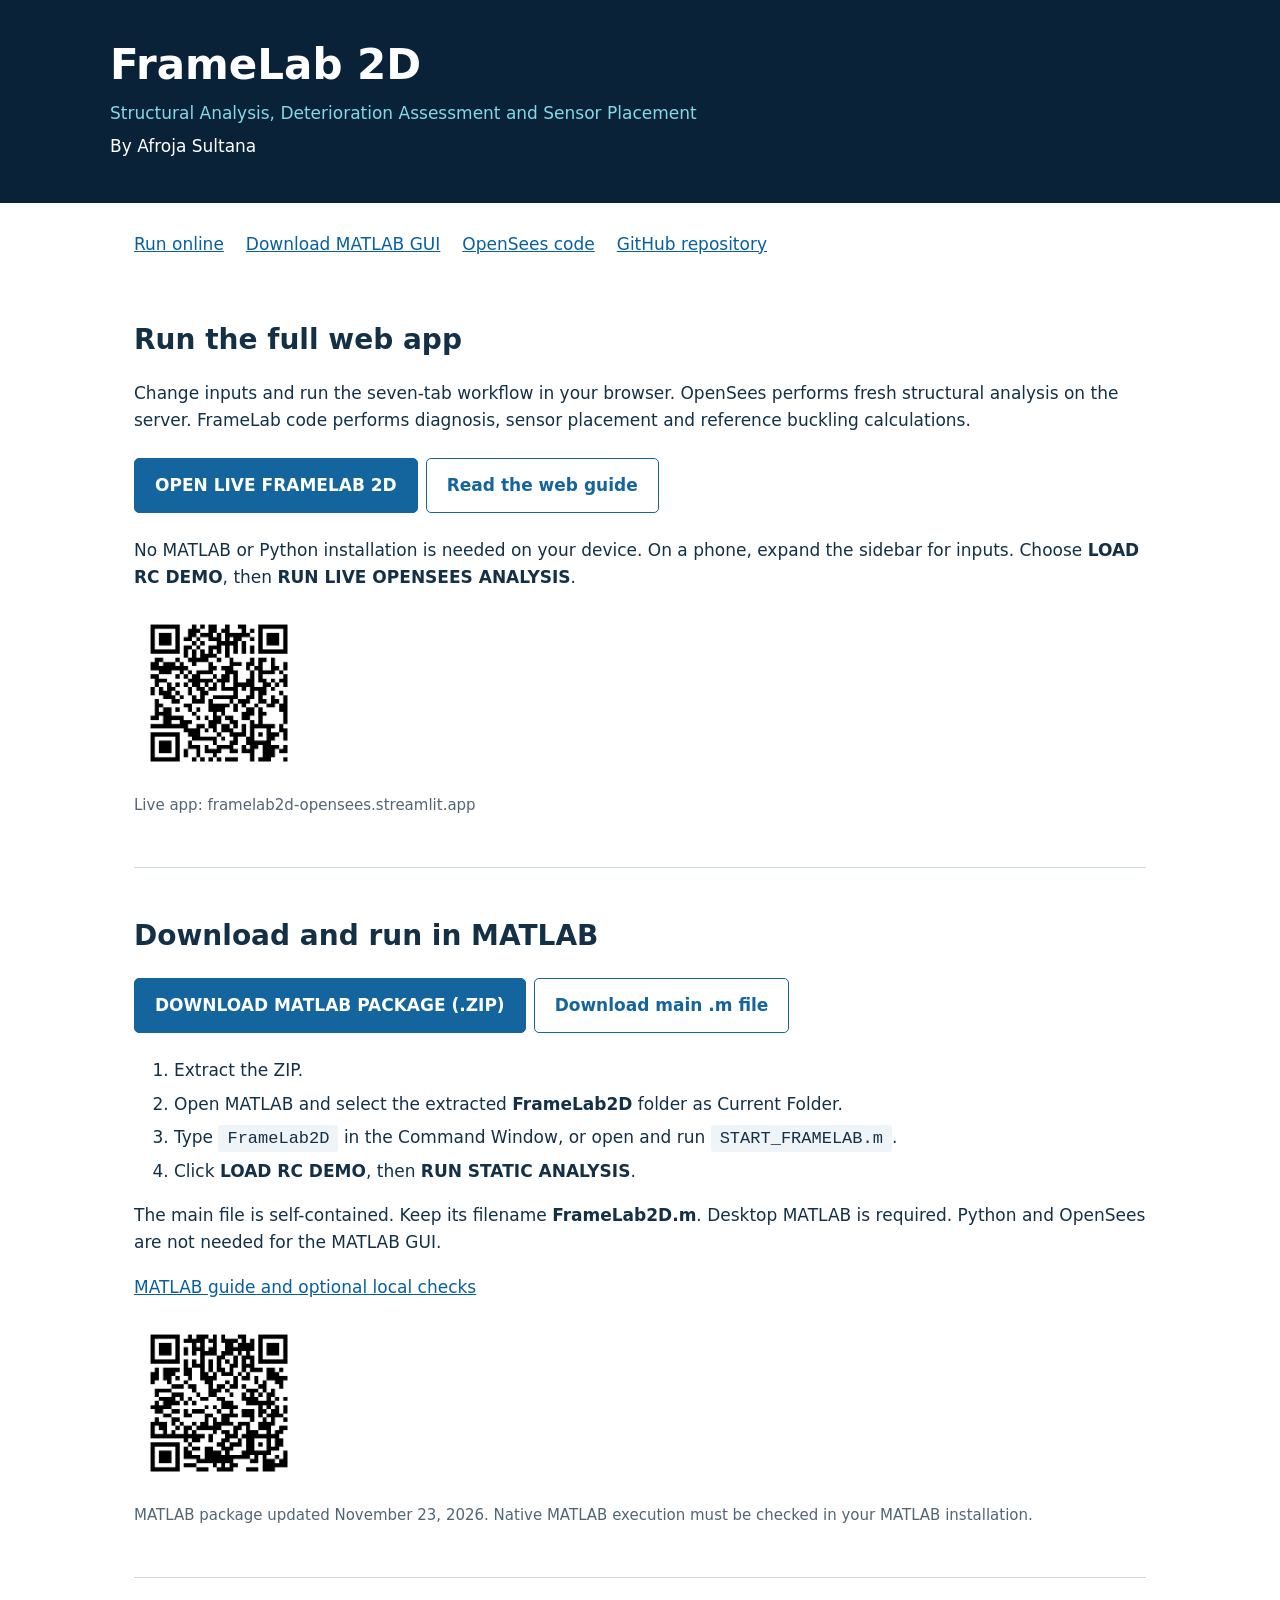
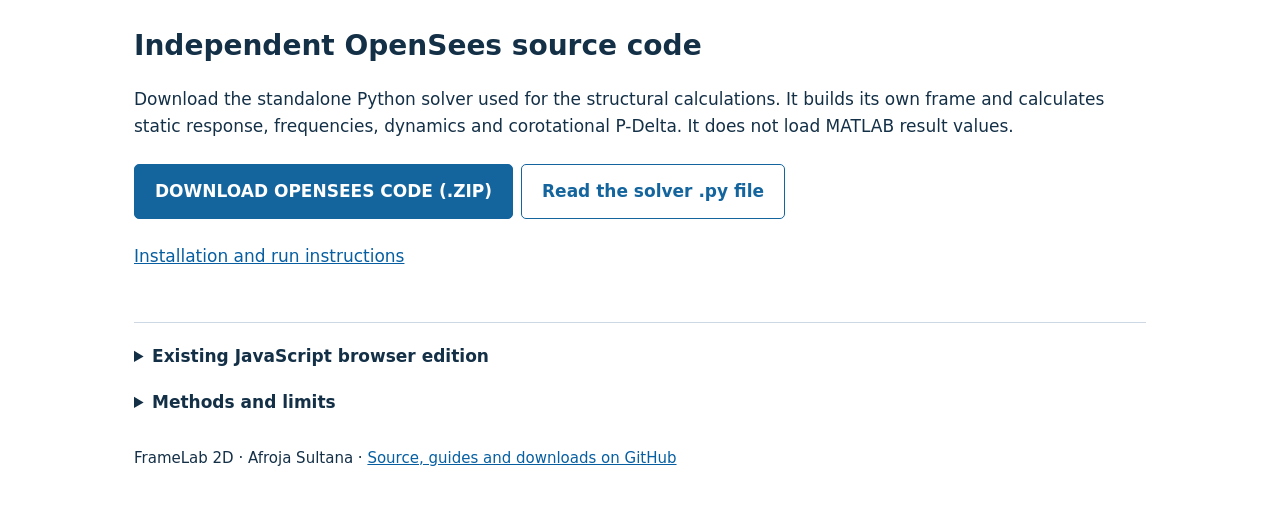
<file: index.html>
<!doctype html>
<html lang="en"><head><meta charset="utf-8"><meta name="viewport" content="width=device-width,initial-scale=1"><title>FrameLab 2D | Download and Run</title><style>
:root{color-scheme:light}*{box-sizing:border-box}body{margin:0;font:17px/1.6 system-ui,-apple-system,sans-serif;color:#143047;background:#fff}header{background:#0a2238;color:white;padding:42px max(24px,calc((100vw - 1060px)/2))}h1{font-size:42px;line-height:1.1;margin:0 0 12px}header p{color:#83d9e7;margin:6px 0}main{max-width:1060px;margin:auto;padding:28px 24px}nav{display:flex;gap:22px;flex-wrap:wrap;margin-bottom:34px}a{color:#075fa1}section{padding:14px 0 35px;border-bottom:1px solid #ccd8e3;margin-bottom:20px;scroll-margin-top:20px}h2{font-size:28px;margin:12px 0}.button{display:inline-block;border:1px solid #14659e;background:#14659e;color:#fff;text-decoration:none;border-radius:5px;padding:13px 20px;margin:7px 8px 7px 0;font-weight:650}.secondary{background:#fff;color:#14659e}.qr{width:170px;max-width:60vw;height:auto;display:block;margin:14px 0}code{background:#eff4f8;padding:4px 9px;border-radius:3px}li{margin:6px 0}.muted{color:#536575;font-size:15px}footer{margin:30px 0;font-size:15px}details{margin:18px 0}summary{cursor:pointer;font-weight:650} @media(max-width:600px){h1{font-size:34px}header{padding:30px 22px}.button{display:block;text-align:center;margin-right:0}main{padding:22px}h2{font-size:25px}}
</style></head><body><header><h1>FrameLab 2D</h1><p>Structural Analysis, Deterioration Assessment and Sensor Placement</p><div>By Afroja Sultana</div></header><main>
<nav><a href="#web">Run online</a><a href="#matlab">Download MATLAB GUI</a><a href="#opensees">OpenSees code</a><a href="https://github.com/afroja29/FrameLab2D">GitHub repository</a></nav>
<section id="web"><h2>Run the full web app</h2><p>Change inputs and run the seven-tab workflow in your browser. OpenSees performs fresh structural analysis on the server. FrameLab code performs diagnosis, sensor placement and reference buckling calculations.</p><a class="button" href="https://framelab2d-opensees.streamlit.app/">OPEN LIVE FRAMELAB 2D</a><a class="button secondary" href="https://github.com/afroja29/FrameLab2D/blob/main/README_OPENSEES.md">Read the web guide</a><p>No MATLAB or Python installation is needed on your device. On a phone, expand the sidebar for inputs. Choose <strong>LOAD RC DEMO</strong>, then <strong>RUN LIVE OPENSEES ANALYSIS</strong>.</p><a href="FrameLab2D_Live_Web_QR.png"><img class="qr" src="FrameLab2D_Live_Web_QR.png" alt="QR code for the live seven-tab web app"></a><p class="muted">Live app: framelab2d-opensees.streamlit.app</p></section>
<section id="matlab"><h2>Download and run in MATLAB</h2><a class="button" href="https://github.com/afroja29/FrameLab2D/raw/refs/heads/main/FrameLab2D_Full_Package.zip">DOWNLOAD MATLAB PACKAGE (.ZIP)</a><a class="button secondary" href="https://github.com/afroja29/FrameLab2D/raw/refs/heads/main/FrameLab2D.m">Download main .m file</a><ol><li>Extract the ZIP.</li><li>Open MATLAB and select the extracted <strong>FrameLab2D</strong> folder as Current Folder.</li><li>Type <code>FrameLab2D</code> in the Command Window, or open and run <code>START_FRAMELAB.m</code>.</li><li>Click <strong>LOAD RC DEMO</strong>, then <strong>RUN STATIC ANALYSIS</strong>.</li></ol><p>The main file is self-contained. Keep its filename <strong>FrameLab2D.m</strong>. Desktop MATLAB is required. Python and OpenSees are not needed for the MATLAB GUI.</p><p><a href="https://github.com/afroja29/FrameLab2D/blob/main/README_MATLAB.md">MATLAB guide and optional local checks</a></p><a href="FrameLab2D_MATLAB_Download_QR.png"><img class="qr" src="FrameLab2D_MATLAB_Download_QR.png" alt="QR code for the MATLAB download section"></a><p class="muted">MATLAB package updated November 23, 2026. Native MATLAB execution must be checked in your MATLAB installation.</p></section>
<section id="opensees"><h2>Independent OpenSees source code</h2><p>Download the standalone Python solver used for the structural calculations. It builds its own frame and calculates static response, frequencies, dynamics and corotational P-Delta. It does not load MATLAB result values.</p><a class="button" href="https://github.com/afroja29/FrameLab2D/raw/refs/heads/main/FrameLab2D_OpenSees_Code.zip">DOWNLOAD OPENSEES CODE (.ZIP)</a><a class="button secondary" href="https://github.com/afroja29/FrameLab2D/blob/main/FrameLab2D_OpenSees.py">Read the solver .py file</a><p><a href="https://github.com/afroja29/FrameLab2D/blob/main/README_OPENSEES_CODE.md">Installation and run instructions</a></p></section>
<details><summary>Existing JavaScript browser edition</summary><p><a href="web/">Open the existing offline-capable browser edition</a>. This edition calculates locally in JavaScript and does not use OpenSees. The primary live OpenSees app is linked above.</p></details>
<details><summary>Methods and limits</summary><p>Seven areas: frame analysis, sensor network, damage diagnosis, dynamics, sensor placement, P-Delta/reference buckling and exposure scenarios. Every response uses the active healthy or deteriorated stiffness. Exposure losses are assumptions. The live app supports up to 4 stories and 3 bays. The model omits yielding, cracking, bond slip and corrosion progression. Sensor scores and buckling factors use custom calculations around structural responses.</p></details>
<footer>FrameLab 2D · Afroja Sultana · <a href="https://github.com/afroja29/FrameLab2D">Source, guides and downloads on GitHub</a></footer>
</main></body></html>
</file>
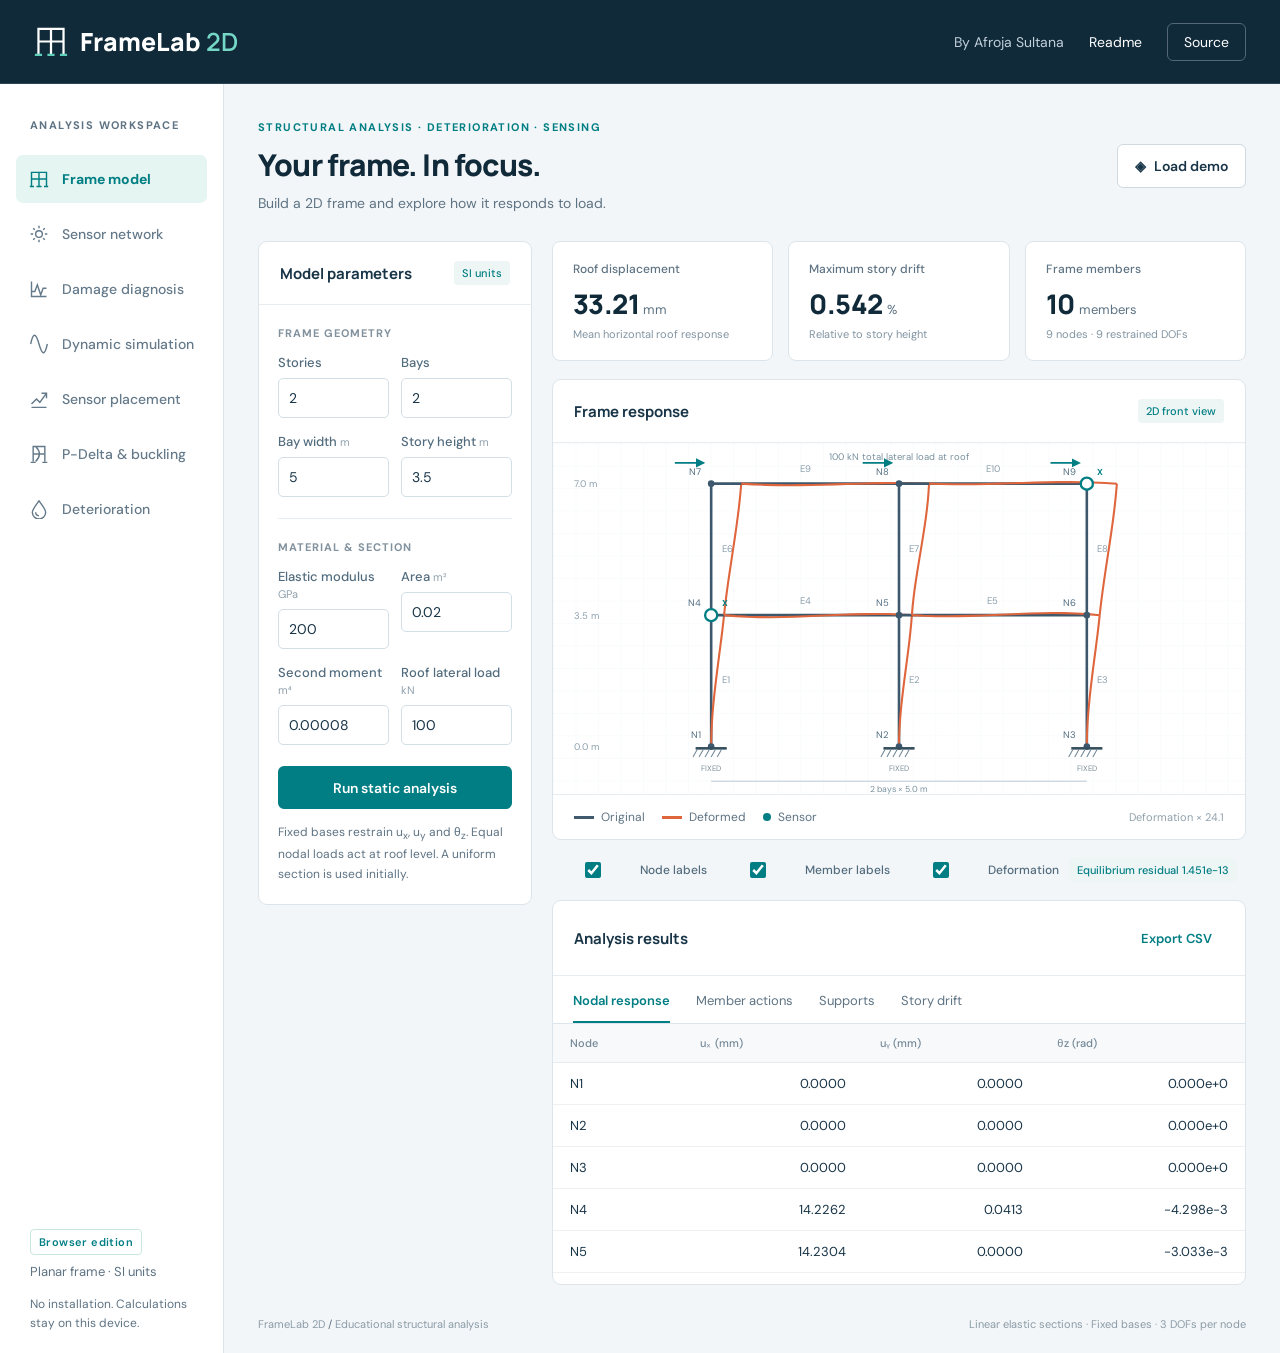
<file: web/index.html>
<!doctype html><html lang="en"><head><meta charset="utf-8"><meta name="viewport" content="width=device-width, initial-scale=1"><meta name="description" content="FrameLab 2D by Afroja Sultana. Explore planar frame analysis, deterioration assessment and sensor placement directly in your browser."><title>FrameLab 2D | Structural Analysis</title><link rel="stylesheet" href="styles.css?v=web-1-2"><script defer src="solver.js?v=web-1-2"></script><script defer src="app.js?v=web-1-2"></script></head><body>
<header class="header"><a class="brand" href="index.html" aria-label="FrameLab 2D home"><svg viewBox="0 0 38 40" aria-hidden="true"><path d="M5 34V6h28v28M5 20h28M19 6v28"/><path class="accent" d="M1 35h8m6 0h8m6 0h8"/></svg><span>FrameLab <b>2D</b></span></a><div class="header-right"><span class="byline">By Afroja Sultana</span><a class="text-link" href="readme.html" target="_blank" rel="noopener">Readme</a><a class="github" href="https://github.com/afroja29/FrameLab2D" target="_blank" rel="noopener">Source</a></div></header>
<div class="app-shell"><aside class="sidebar"><div class="eyebrow">ANALYSIS WORKSPACE</div><nav aria-label="Analysis modules" id="navigation"></nav><div class="sidebar-bottom"><span class="browser-badge">Browser edition</span><p>Planar frame · SI units</p><p class="caption">No installation. Calculations stay on this device.</p></div></aside>
<main><div class="page-heading"><div><div class="eyebrow teal">STRUCTURAL ANALYSIS · DETERIORATION · SENSING</div><h1 id="page-title">Your frame. In focus.</h1><p id="page-description">Build a 2D frame and explore how it responds to load.</p></div><button class="button secondary" id="demo-button"><span aria-hidden="true">◈</span> Load demo</button></div>
<div id="alert" role="status" aria-live="polite"></div><div id="workspace"></div>
<footer><span>FrameLab 2D <span class="muted">/</span> Educational structural analysis</span><span>Linear elastic sections · Fixed bases · 3 DOFs per node</span></footer></main></div>
<div class="toast" id="toast" role="status" aria-live="polite"></div>
</body></html>
</file>
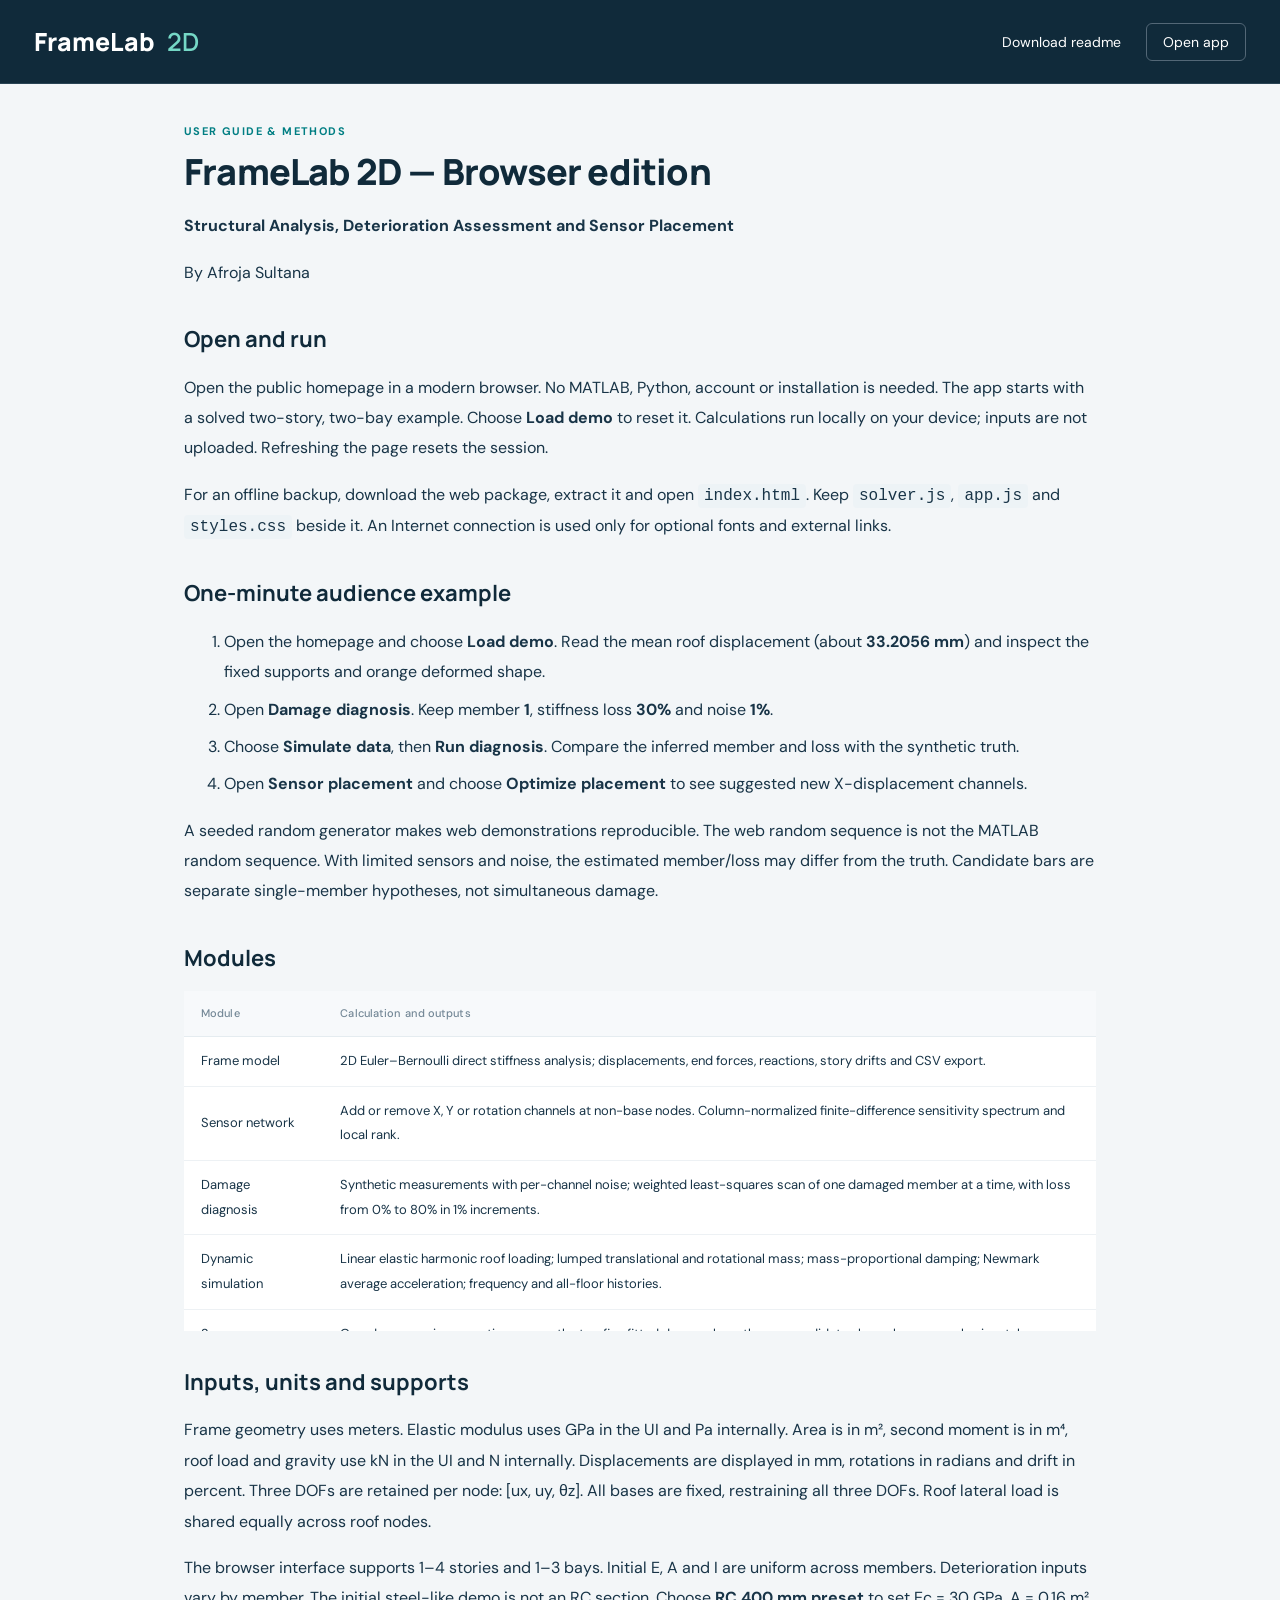
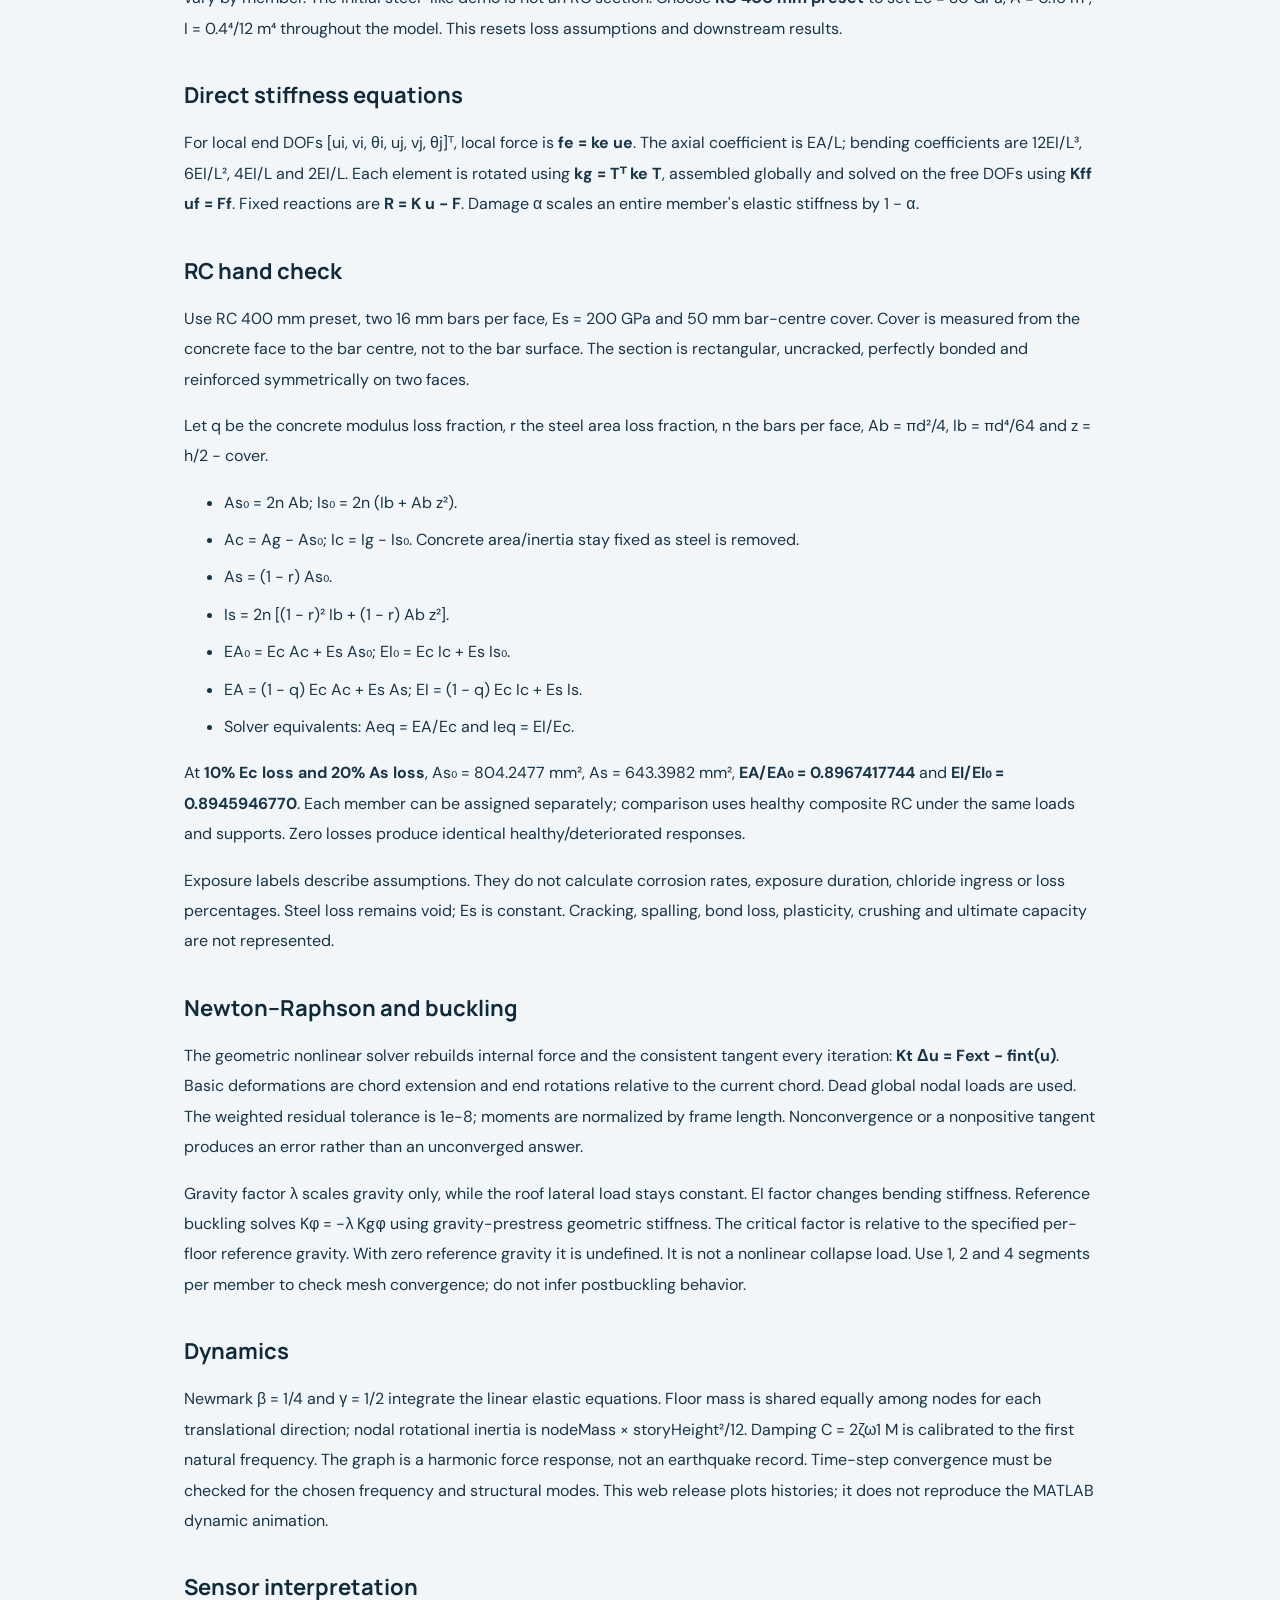
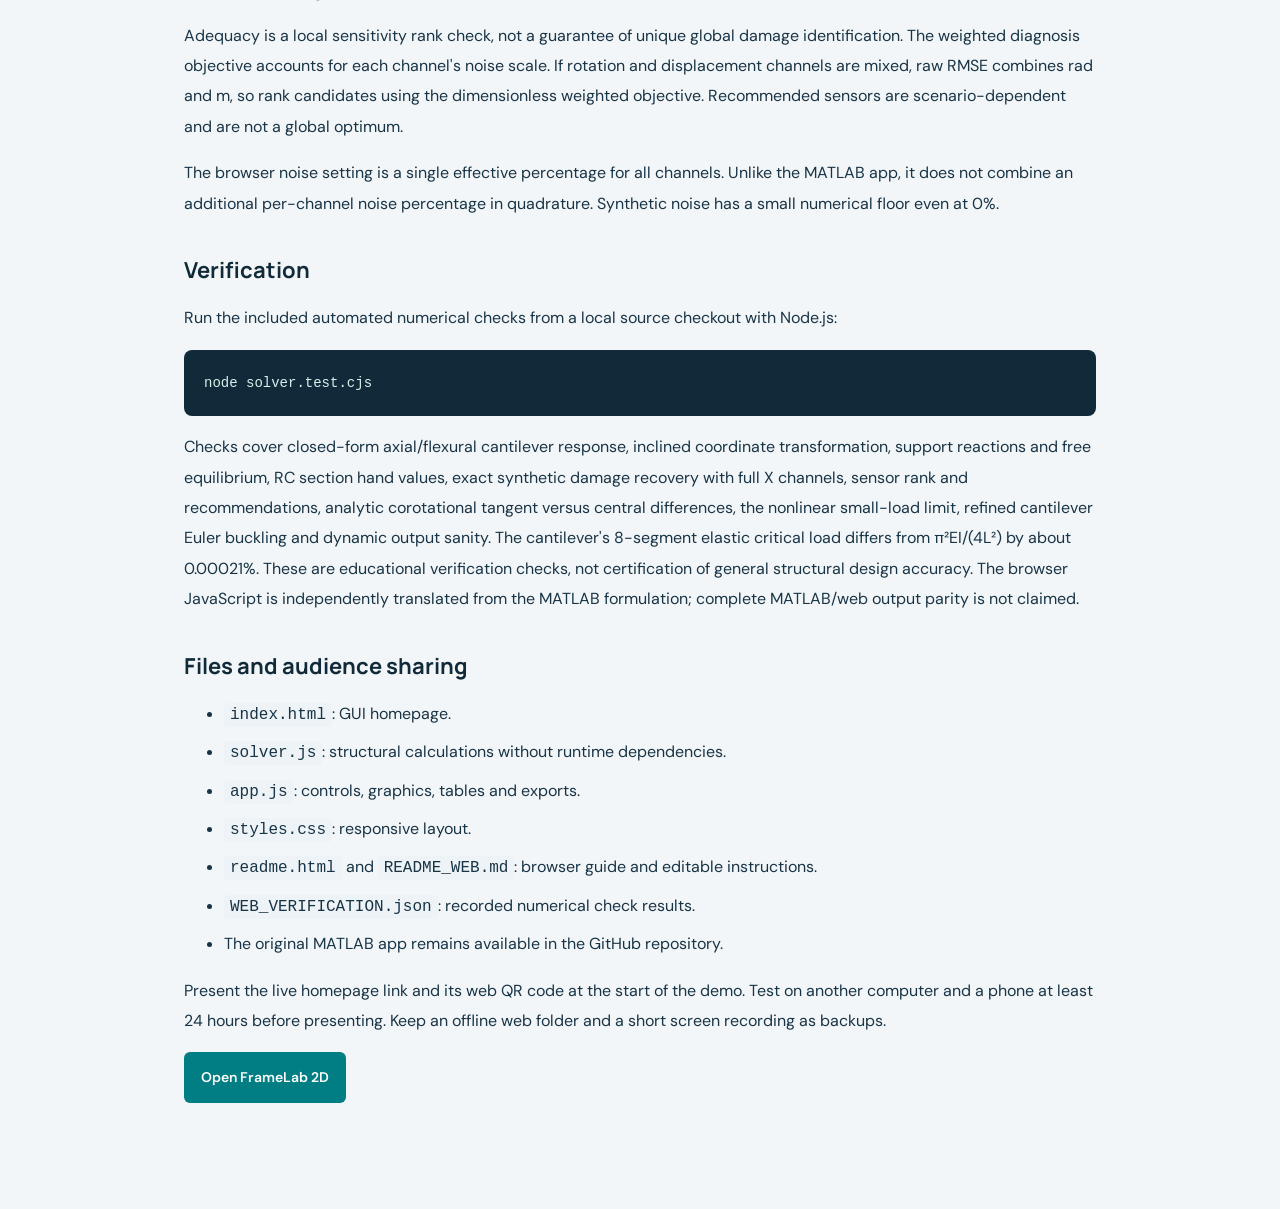
<file: readme.html>
<!doctype html><html lang="en"><head><meta charset="utf-8"><meta name="viewport" content="width=device-width,initial-scale=1"><title>FrameLab 2D | Readme</title><link rel="stylesheet" href="styles.css"></head><body><header class="header"><a class="brand" href="index.html">FrameLab <b>2D</b></a><div class="header-right"><a href="README_WEB.md" class="text-link" download>Download readme</a><a href="index.html" class="github">Open app</a></div></header><main class="readme-page"><div class="eyebrow teal">USER GUIDE & METHODS</div><h1>FrameLab 2D — Browser edition</h1><p><strong>Structural Analysis, Deterioration Assessment and Sensor Placement</strong></p><p>By Afroja Sultana</p><h2>Open and run</h2><p>Open the public homepage in a modern browser. No MATLAB, Python, account or installation is needed. The app starts with a solved two-story, two-bay example. Choose <strong>Load demo</strong> to reset it. Calculations run locally on your device; inputs are not uploaded. Refreshing the page resets the session.</p><p>For an offline backup, download the web package, extract it and open <code class="inline-code">index.html</code>. Keep <code class="inline-code">solver.js</code>, <code class="inline-code">app.js</code> and <code class="inline-code">styles.css</code> beside it. An Internet connection is used only for optional fonts and external links.</p><h2>One-minute audience example</h2><ol><li>Open the homepage and choose <strong>Load demo</strong>. Read the mean roof displacement (about <strong>33.2056 mm</strong>) and inspect the fixed supports and orange deformed shape.</li><li>Open <strong>Damage diagnosis</strong>. Keep member <strong>1</strong>, stiffness loss <strong>30%</strong> and noise <strong>1%</strong>.</li><li>Choose <strong>Simulate data</strong>, then <strong>Run diagnosis</strong>. Compare the inferred member and loss with the synthetic truth.</li><li>Open <strong>Sensor placement</strong> and choose <strong>Optimize placement</strong> to see suggested new X-displacement channels.</li></ol><p>A seeded random generator makes web demonstrations reproducible. The web random sequence is not the MATLAB random sequence. With limited sensors and noise, the estimated member/loss may differ from the truth. Candidate bars are separate single-member hypotheses, not simultaneous damage.</p><h2>Modules</h2><div class="table-wrap"><table><thead><tr><th>Module</th><th>Calculation and outputs</th></tr></thead><tbody><tr><td>Frame model</td><td>2D Euler–Bernoulli direct stiffness analysis; displacements, end forces, reactions, story drifts and CSV export.</td></tr><tr><td>Sensor network</td><td>Add or remove X, Y or rotation channels at non-base nodes. Column-normalized finite-difference sensitivity spectrum and local rank.</td></tr><tr><td>Damage diagnosis</td><td>Synthetic measurements with per-channel noise; weighted least-squares scan of one damaged member at a time, with loss from 0% to 80% in 1% increments.</td></tr><tr><td>Dynamic simulation</td><td>Linear elastic harmonic roof loading; lumped translational and rotational mass; mass-proportional damping; Newmark average acceleration; frequency and all-floor histories.</td></tr><tr><td>Sensor placement</td><td>Greedy max–min separation among the top five fitted damage hypotheses; candidate channels measure horizontal displacement.</td></tr><tr><td>P-Delta &amp; buckling</td><td>Corotational elastic full Newton–Raphson, analytic current tangent, adaptive load stepping, backtracking, equilibrium log and reference elastic eigenbuckling.</td></tr><tr><td>Deterioration</td><td>Member/group Ec and reinforcement area losses; healthy-composite versus deteriorated RC; section ratios, deformed response, local stiffness matrix, JSON audit.</td></tr></tbody></table></div><h2>Inputs, units and supports</h2><p>Frame geometry uses meters. Elastic modulus uses GPa in the UI and Pa internally. Area is in m², second moment is in m⁴, roof load and gravity use kN in the UI and N internally. Displacements are displayed in mm, rotations in radians and drift in percent. Three DOFs are retained per node: [ux, uy, θz]. All bases are fixed, restraining all three DOFs. Roof lateral load is shared equally across roof nodes.</p><p>The browser interface supports 1–4 stories and 1–3 bays. Initial E, A and I are uniform across members. Deterioration inputs vary by member. The initial steel-like demo is not an RC section. Choose <strong>RC 400 mm preset</strong> to set Ec = 30 GPa, A = 0.16 m², I = 0.4⁴/12 m⁴ throughout the model. This resets loss assumptions and downstream results.</p><h2>Direct stiffness equations</h2><p>For local end DOFs [ui, vi, θi, uj, vj, θj]ᵀ, local force is <strong>fe = ke ue</strong>. The axial coefficient is EA/L; bending coefficients are 12EI/L³, 6EI/L², 4EI/L and 2EI/L. Each element is rotated using <strong>kg = Tᵀ ke T</strong>, assembled globally and solved on the free DOFs using <strong>Kff uf = Ff</strong>. Fixed reactions are <strong>R = K u − F</strong>. Damage α scales an entire member&#x27;s elastic stiffness by 1 − α.</p><h2>RC hand check</h2><p>Use RC 400 mm preset, two 16 mm bars per face, Es = 200 GPa and 50 mm bar-centre cover. Cover is measured from the concrete face to the bar centre, not to the bar surface. The section is rectangular, uncracked, perfectly bonded and reinforced symmetrically on two faces.</p><p>Let q be the concrete modulus loss fraction, r the steel area loss fraction, n the bars per face, Ab = πd²/4, Ib = πd⁴/64 and z = h/2 − cover.</p><ul><li>As₀ = 2n Ab; Is₀ = 2n (Ib + Ab z²).</li><li>Ac = Ag − As₀; Ic = Ig − Is₀. Concrete area/inertia stay fixed as steel is removed.</li><li>As = (1 − r) As₀.</li><li>Is = 2n [(1 − r)² Ib + (1 − r) Ab z²].</li><li>EA₀ = Ec Ac + Es As₀; EI₀ = Ec Ic + Es Is₀.</li><li>EA = (1 − q) Ec Ac + Es As; EI = (1 − q) Ec Ic + Es Is.</li><li>Solver equivalents: Aeq = EA/Ec and Ieq = EI/Ec.</li></ul><p>At <strong>10% Ec loss and 20% As loss</strong>, As₀ = 804.2477 mm², As = 643.3982 mm², <strong>EA/EA₀ = 0.8967417744</strong> and <strong>EI/EI₀ = 0.8945946770</strong>. Each member can be assigned separately; comparison uses healthy composite RC under the same loads and supports. Zero losses produce identical healthy/deteriorated responses.</p><p>Exposure labels describe assumptions. They do not calculate corrosion rates, exposure duration, chloride ingress or loss percentages. Steel loss remains void; Es is constant. Cracking, spalling, bond loss, plasticity, crushing and ultimate capacity are not represented.</p><h2>Newton–Raphson and buckling</h2><p>The geometric nonlinear solver rebuilds internal force and the consistent tangent every iteration: <strong>Kt Δu = Fext − fint(u)</strong>. Basic deformations are chord extension and end rotations relative to the current chord. Dead global nodal loads are used. The weighted residual tolerance is 1e−8; moments are normalized by frame length. Nonconvergence or a nonpositive tangent produces an error rather than an unconverged answer.</p><p>Gravity factor λ scales gravity only, while the roof lateral load stays constant. EI factor changes bending stiffness. Reference buckling solves Kφ = −λ Kgφ using gravity-prestress geometric stiffness. The critical factor is relative to the specified per-floor reference gravity. With zero reference gravity it is undefined. It is not a nonlinear collapse load. Use 1, 2 and 4 segments per member to check mesh convergence; do not infer postbuckling behavior.</p><h2>Dynamics</h2><p>Newmark β = 1/4 and γ = 1/2 integrate the linear elastic equations. Floor mass is shared equally among nodes for each translational direction; nodal rotational inertia is nodeMass × storyHeight²/12. Damping C = 2ζω1 M is calibrated to the first natural frequency. The graph is a harmonic force response, not an earthquake record. Time-step convergence must be checked for the chosen frequency and structural modes. This web release plots histories; it does not reproduce the MATLAB dynamic animation.</p><h2>Sensor interpretation</h2><p>Adequacy is a local sensitivity rank check, not a guarantee of unique global damage identification. The weighted diagnosis objective accounts for each channel&#x27;s noise scale. If rotation and displacement channels are mixed, raw RMSE combines rad and m, so rank candidates using the dimensionless weighted objective. Recommended sensors are scenario-dependent and are not a global optimum.</p><p>The browser noise setting is a single effective percentage for all channels. Unlike the MATLAB app, it does not combine an additional per-channel noise percentage in quadrature. Synthetic noise has a small numerical floor even at 0%.</p><h2>Verification</h2><p>Run the included automated numerical checks from a local source checkout with Node.js:</p><pre><code>node solver.test.cjs
</code></pre><p>Checks cover closed-form axial/flexural cantilever response, inclined coordinate transformation, support reactions and free equilibrium, RC section hand values, exact synthetic damage recovery with full X channels, sensor rank and recommendations, analytic corotational tangent versus central differences, the nonlinear small-load limit, refined cantilever Euler buckling and dynamic output sanity. The cantilever&#x27;s 8-segment elastic critical load differs from π²EI/(4L²) by about 0.00021%. These are educational verification checks, not certification of general structural design accuracy. The browser JavaScript is independently translated from the MATLAB formulation; complete MATLAB/web output parity is not claimed.</p><h2>Files and audience sharing</h2><ul><li><code class="inline-code">index.html</code>: GUI homepage.</li><li><code class="inline-code">solver.js</code>: structural calculations without runtime dependencies.</li><li><code class="inline-code">app.js</code>: controls, graphics, tables and exports.</li><li><code class="inline-code">styles.css</code>: responsive layout.</li><li><code class="inline-code">readme.html</code> and <code class="inline-code">README_WEB.md</code>: browser guide and editable instructions.</li><li><code class="inline-code">WEB_VERIFICATION.json</code>: recorded numerical check results.</li><li>The original MATLAB app remains available in the GitHub repository.</li></ul><p>Present the live homepage link and its web QR code at the start of the demo. Test on another computer and a phone at least 24 hours before presenting. Keep an offline web folder and a short screen recording as backups.</p><p><a class="button link-button" href="index.html">Open FrameLab 2D</a></p></main></body></html>
</file>
<file: web/styles.css>
@import url('https://fonts.googleapis.com/css2?family=DM+Sans:wght@400;500;600;700&family=Manrope:wght@400;500;600;700;800&display=swap');
:root{--navy:#102a3a;--ink:#183447;--muted:#5e7383;--teal:#007e83;--mint:#e5f5f1;--orange:#df653d;--line:#dce5eb;--bg:#f3f6f8;--white:#fff;--side:224px}*{box-sizing:border-box}body{margin:0;color:var(--ink);background:var(--bg);font:16px 'DM Sans',Arial,sans-serif}button,input,select{font:inherit}button,a,input,select{outline-offset:4px}a{color:var(--teal)}button{cursor:pointer}button:disabled{cursor:wait;opacity:.65}.header{height:84px;background:var(--navy);color:white;display:flex;align-items:center;justify-content:space-between;padding:0 34px;border-bottom:1px solid #294454}.brand{color:white;display:flex;align-items:center;gap:12px;text-decoration:none;font:800 25px Manrope,Arial}.brand svg{width:34px;height:39px;fill:none;stroke:#fff;stroke-width:2.5}.brand svg .accent{stroke:#5ed0ba}.brand b{color:#75d8c6;font-weight:600}.header-right{display:flex;gap:25px;align-items:center;font-size:14px}.byline{color:#c0d0da}.text-link{color:white;text-decoration:none}.github{color:#fff;text-decoration:none;padding:9px 16px;border:1px solid #536776;border-radius:6px}.app-shell{display:flex;min-height:calc(100vh - 84px)}.sidebar{width:var(--side);flex-shrink:0;background:white;border-right:1px solid var(--line);padding:32px 16px 20px;display:flex;flex-direction:column}.eyebrow{font-weight:700;letter-spacing:1.4px;font-size:11px;color:var(--muted);line-height:1.7}.sidebar>.eyebrow{padding:0 14px;margin-bottom:20px}.teal{color:var(--teal)}nav{display:grid;gap:7px}nav button{border:0;border-radius:7px;background:transparent;display:flex;align-items:center;gap:13px;text-align:left;padding:14px 13px;color:#647989;font-size:14px;font-weight:500}nav button svg{width:20px;height:20px;stroke:currentColor;fill:none;stroke-width:1.7}nav button:hover{background:#f4f8fa}nav button.active{background:var(--mint);color:var(--teal);font-weight:700}.sidebar-bottom{margin-top:auto;padding:36px 14px 0;font-size:13px;color:var(--muted)}.sidebar-bottom p{margin:12px 0 0;line-height:1.6}.browser-badge{font-size:11px;letter-spacing:.4px;font-weight:600;color:var(--teal);border:1px solid #c9e7df;border-radius:4px;padding:5px 8px}.caption{font-size:12px}main{padding:34px 34px 18px;min-width:0;flex:1;max-width:1900px}.page-heading{display:flex;align-items:center;justify-content:space-between;gap:20px;margin-bottom:27px}h1{font:800 30px/1.3 Manrope,Arial;margin:8px 0;color:var(--navy);letter-spacing:-.8px}.page-heading p{color:var(--muted);font-size:14px;margin:0;line-height:1.6}.button{border:0;border-radius:6px;padding:12px 17px;font-weight:600;font-size:14px;display:inline-flex;align-items:center;justify-content:center;gap:8px;white-space:nowrap;background:var(--teal);color:white;min-height:43px}.button:hover{filter:brightness(.95)}.secondary{background:white;color:var(--ink);border:1px solid #cfdae1}.ghost{background:transparent;color:var(--teal);padding:8px 4px;min-height:30px}.small{padding:8px 12px;font-size:13px;min-height:36px}.full{width:100%}.workspace-grid{display:grid;grid-template-columns:274px minmax(0,1fr);gap:20px;align-items:start}.panel{background:white;border:1px solid var(--line);border-radius:9px;overflow:hidden}.panel-head{padding:19px 21px;border-bottom:1px solid #e7edf1;display:flex;align-items:center;justify-content:space-between;gap:12px}.panel-head h2{font:700 15px Manrope,Arial;margin:0}.panel-head p{font-size:12px;margin:5px 0 0;color:var(--muted)}.panel-body{padding:20px}.controls .panel-body{padding:19px}.section-label{font-size:11px;letter-spacing:1px;color:#81919d;font-weight:700;margin:2px 0 14px}.form-grid{display:grid;grid-template-columns:1fr 1fr;gap:15px 12px}.field{min-width:0}label{font-size:13px;font-weight:500;display:block;margin-bottom:7px;color:#526c7e}.unit{font-size:11px;color:#90a1ad;font-weight:400}input,select{width:100%;border:1px solid #d3dfe6;border-radius:5px;background:white;color:var(--ink);height:40px;padding:7px 10px;font-size:14px}input[type=checkbox]{width:16px;height:16px;accent-color:var(--teal)}input:focus,select:focus{border-color:var(--teal)}select{appearance:none;background-image:url("data:image/svg+xml,%3Csvg xmlns='http://www.w3.org/2000/svg' width='12' height='8'%3E%3Cpath d='m1 1 5 5 5-5' fill='none' stroke='%235e7383' stroke-width='1.5'/%3E%3C/svg%3E");background-repeat:no-repeat;background-position:right 10px center;padding-right:28px}.divider{border:0;border-top:1px solid #e7edf1;margin:21px 0}.help{font-size:12px;line-height:1.65;color:var(--muted);margin:14px 0 0}.controls .button.full{margin-top:21px}.results-column{display:grid;gap:18px;min-width:0}.metrics{display:grid;grid-template-columns:repeat(3,1fr);gap:15px}.metric{border:1px solid var(--line);border-radius:8px;background:white;padding:19px 20px}.metric-name{color:var(--muted);font-size:12px;font-weight:500}.metric-value{font:800 27px Manrope,Arial;letter-spacing:-.6px;margin:8px 0 5px;color:var(--navy)}.metric-value small{font:400 13px 'DM Sans',Arial;color:var(--muted);letter-spacing:0}.metric-note{color:#8294a1;font-size:11px}.pill{font-size:11px;font-weight:500;border-radius:4px;padding:5px 8px;white-space:nowrap;background:#eef5f5;color:var(--teal)}.plot-wrap{position:relative;background:#fff}.frame-svg{width:100%;height:auto;display:block;min-height:300px}.plot-toolbar{display:flex;gap:17px;align-items:center;flex-wrap:wrap;padding:14px 21px;border-top:1px solid #e7edf1;font-size:12px;color:var(--muted)}.legend-item{display:flex;gap:7px;align-items:center}.legend-line{display:inline-block;width:20px;height:0;border-top:3px solid #405b6f}.legend-line.orange{border-color:var(--orange)}.legend-dot{width:8px;height:8px;background:var(--teal);border-radius:50%;display:inline-block}.legend-star{color:var(--orange);font-size:16px}.plot-note{margin-left:auto;font-size:11px;color:#90a0ab}.check-label{display:flex;gap:7px;align-items:center;margin:0;font-size:12px}.tabs{display:flex;padding:0 20px;gap:26px;border-bottom:1px solid var(--line)}.tabs button{border:0;background:none;border-bottom:2px solid transparent;padding:16px 0 12px;color:var(--muted);font-size:13px}.tabs button.active{border-color:var(--teal);color:var(--teal);font-weight:600}.table-wrap{overflow:auto;max-height:340px}table{width:100%;border-collapse:collapse;font-size:13px;white-space:nowrap}th{text-align:left;color:#738796;background:#f7f9fb;font-weight:500;font-size:11px;letter-spacing:.1px;padding:12px 17px;border-bottom:1px solid #e5ecf0}td{padding:12px 17px;border-bottom:1px solid #edf1f4}tbody tr:last-child td{border-bottom:0}tbody tr:hover{background:#f8fbfb}td.number{text-align:right;font-variant-numeric:tabular-nums}td input{width:83px;height:30px;font-size:12px;padding:3px 7px}.table-wrap.compact{max-height:260px}.table-wrap.matrix td{font:11px monospace;padding:8px}.callout{padding:15px 19px;border-radius:7px;border:1px solid #cfe8e1;background:#eef8f5;color:#386b66;font-size:13px;line-height:1.7}.callout strong{color:#165d57}.callout.neutral{background:#edf3f8;border-color:#dce6ee;color:#5b7285}.callout.warning{background:#fff7ee;border-color:#f2dfc3;color:#98683b}.bar-chart,.line-chart{width:100%;height:auto;display:block}.empty{padding:38px 25px;color:var(--muted);text-align:center;font-size:14px;line-height:1.9}.stack{display:grid;gap:18px}.toolbar{display:flex;gap:10px;flex-wrap:wrap;align-items:center}.result-heading{font-size:14px;font-weight:700;margin:0 0 14px}.thin{font-weight:400;color:var(--muted)}#alert:not(:empty){background:#fff0e9;border:1px solid #f1c5b2;padding:14px 18px;border-radius:7px;margin-bottom:18px;color:#9c482b;font-size:14px;line-height:1.6}.status-line{padding:10px 20px;font-size:12px;color:#5d7a88;background:#f5faf9;border-bottom:1px solid #e4eeee}.toast{position:fixed;bottom:25px;left:50%;transform:translateX(-50%);padding:13px 21px;border-radius:7px;background:var(--navy);color:white;box-shadow:0 5px 24px #102a3a30;font-size:14px;opacity:0;pointer-events:none;transition:opacity .2s;z-index:20}.toast.visible{opacity:1}footer{margin-top:30px;display:flex;justify-content:space-between;gap:15px;flex-wrap:wrap;font-size:11px;color:#8a9ba7;line-height:1.8}.muted{color:var(--muted)}.inline-code{font-family:monospace;background:#edf3f6;padding:3px 6px;border-radius:4px}.wide-grid{display:grid;grid-template-columns:1fr 1fr;gap:18px}.readme-page{max-width:960px;margin:38px auto;padding:0 24px 60px;line-height:1.9}.readme-page h1{font-size:36px}.readme-page h2{font:700 22px Manrope,Arial;margin-top:36px;color:var(--navy)}.readme-page h3{font-size:17px}.readme-page pre{overflow:auto;background:#102a3a;color:#d6f1e9;padding:20px;border-radius:8px;font-size:14px}.readme-page li{margin:7px 0}.readme-page table{white-space:normal;background:white}.readme-page .callout{font-size:14px}.link-button{text-decoration:none}.svg-label{font-family:'DM Sans',Arial,sans-serif}.tab-busy{opacity:.6}.toolbar input{width:74px}.mini-icon{font-size:18px}.keyboard-focus:focus-visible{outline:2px solid var(--teal)}
@media(min-width:1600px){.workspace-grid{grid-template-columns:300px minmax(0,1fr)}main{padding:42px}.frame-svg{max-height:520px}.metrics{gap:20px}}
@media(max-width:1150px){:root{--side:192px}.sidebar{padding-left:9px;padding-right:9px}main{padding:26px 22px}.workspace-grid{grid-template-columns:240px minmax(0,1fr);gap:15px}.metric{padding:15px}.metric-value{font-size:23px}.plot-note{display:none}.header{padding:0 24px}nav button{padding:13px 11px;font-size:13px;gap:9px}}
@media(max-width:900px){.app-shell{display:block}.sidebar{width:100%;padding:0;border-right:0;border-bottom:1px solid var(--line);display:block}.sidebar>.eyebrow,.sidebar-bottom{display:none}nav{display:flex;overflow:auto;gap:4px;padding:9px 16px}nav button{white-space:nowrap;padding:11px 13px}nav button svg{width:16px;height:16px}.page-heading h1{font-size:27px}.byline{display:none}.header{height:72px}.workspace-grid{grid-template-columns:235px minmax(0,1fr)}}
@media(max-width:680px){main{padding:23px 16px}.header{padding:0 17px}.brand{font-size:21px}.brand svg{width:28px}.header-right{gap:16px}.github{display:none}.page-heading{align-items:flex-start;gap:12px}.page-heading .eyebrow{font-size:9px;letter-spacing:.9px}h1{font-size:25px!important}.page-heading .button{padding:9px 12px;font-size:12px}.page-heading p{font-size:13px}.workspace-grid{grid-template-columns:1fr}.controls .form-grid{grid-template-columns:1fr 1fr}.controls .panel-body{padding:17px}.metrics{gap:8px}.metric{padding:13px 10px}.metric-name{font-size:11px}.metric-value{font-size:21px}.metric-value small{font-size:10px}.metric-note{font-size:10px}.frame-svg{min-height:260px}.panel-head{padding:16px}.panel-body{padding:17px}.wide-grid{grid-template-columns:1fr}.plot-toolbar{gap:12px;padding:13px 16px;font-size:11px}footer span:last-child{display:none}.readme-page{margin:24px auto}.readme-page h1{font-size:30px!important}}
@media(prefers-reduced-motion:reduce){*{transition:none!important;scroll-behavior:auto!important}}
</file>
<file: styles.css>
@import url('https://fonts.googleapis.com/css2?family=DM+Sans:wght@400;500;600;700&family=Manrope:wght@400;500;600;700;800&display=swap');
:root{--navy:#102a3a;--ink:#183447;--muted:#5e7383;--teal:#007e83;--mint:#e5f5f1;--orange:#df653d;--line:#dce5eb;--bg:#f3f6f8;--white:#fff;--side:224px}*{box-sizing:border-box}body{margin:0;color:var(--ink);background:var(--bg);font:16px 'DM Sans',Arial,sans-serif}button,input,select{font:inherit}button,a,input,select{outline-offset:4px}a{color:var(--teal)}button{cursor:pointer}button:disabled{cursor:wait;opacity:.65}.header{height:84px;background:var(--navy);color:white;display:flex;align-items:center;justify-content:space-between;padding:0 34px;border-bottom:1px solid #294454}.brand{color:white;display:flex;align-items:center;gap:12px;text-decoration:none;font:800 25px Manrope,Arial}.brand svg{width:34px;height:39px;fill:none;stroke:#fff;stroke-width:2.5}.brand svg .accent{stroke:#5ed0ba}.brand b{color:#75d8c6;font-weight:600}.header-right{display:flex;gap:25px;align-items:center;font-size:14px}.byline{color:#c0d0da}.text-link{color:white;text-decoration:none}.github{color:#fff;text-decoration:none;padding:9px 16px;border:1px solid #536776;border-radius:6px}.app-shell{display:flex;min-height:calc(100vh - 84px)}.sidebar{width:var(--side);flex-shrink:0;background:white;border-right:1px solid var(--line);padding:32px 16px 20px;display:flex;flex-direction:column}.eyebrow{font-weight:700;letter-spacing:1.4px;font-size:11px;color:var(--muted);line-height:1.7}.sidebar>.eyebrow{padding:0 14px;margin-bottom:20px}.teal{color:var(--teal)}nav{display:grid;gap:7px}nav button{border:0;border-radius:7px;background:transparent;display:flex;align-items:center;gap:13px;text-align:left;padding:14px 13px;color:#647989;font-size:14px;font-weight:500}nav button svg{width:20px;height:20px;stroke:currentColor;fill:none;stroke-width:1.7}nav button:hover{background:#f4f8fa}nav button.active{background:var(--mint);color:var(--teal);font-weight:700}.sidebar-bottom{margin-top:auto;padding:36px 14px 0;font-size:13px;color:var(--muted)}.sidebar-bottom p{margin:12px 0 0;line-height:1.6}.browser-badge{font-size:11px;letter-spacing:.4px;font-weight:600;color:var(--teal);border:1px solid #c9e7df;border-radius:4px;padding:5px 8px}.caption{font-size:12px}main{padding:34px 34px 18px;min-width:0;flex:1;max-width:1900px}.page-heading{display:flex;align-items:center;justify-content:space-between;gap:20px;margin-bottom:27px}h1{font:800 30px/1.3 Manrope,Arial;margin:8px 0;color:var(--navy);letter-spacing:-.8px}.page-heading p{color:var(--muted);font-size:14px;margin:0;line-height:1.6}.button{border:0;border-radius:6px;padding:12px 17px;font-weight:600;font-size:14px;display:inline-flex;align-items:center;justify-content:center;gap:8px;white-space:nowrap;background:var(--teal);color:white;min-height:43px}.button:hover{filter:brightness(.95)}.secondary{background:white;color:var(--ink);border:1px solid #cfdae1}.ghost{background:transparent;color:var(--teal);padding:8px 4px;min-height:30px}.small{padding:8px 12px;font-size:13px;min-height:36px}.full{width:100%}.workspace-grid{display:grid;grid-template-columns:274px minmax(0,1fr);gap:20px;align-items:start}.panel{background:white;border:1px solid var(--line);border-radius:9px;overflow:hidden}.panel-head{padding:19px 21px;border-bottom:1px solid #e7edf1;display:flex;align-items:center;justify-content:space-between;gap:12px}.panel-head h2{font:700 15px Manrope,Arial;margin:0}.panel-head p{font-size:12px;margin:5px 0 0;color:var(--muted)}.panel-body{padding:20px}.controls .panel-body{padding:19px}.section-label{font-size:11px;letter-spacing:1px;color:#81919d;font-weight:700;margin:2px 0 14px}.form-grid{display:grid;grid-template-columns:1fr 1fr;gap:15px 12px}.field{min-width:0}label{font-size:13px;font-weight:500;display:block;margin-bottom:7px;color:#526c7e}.unit{font-size:11px;color:#90a1ad;font-weight:400}input,select{width:100%;border:1px solid #d3dfe6;border-radius:5px;background:white;color:var(--ink);height:40px;padding:7px 10px;font-size:14px}input[type=checkbox]{width:16px;height:16px;accent-color:var(--teal)}input:focus,select:focus{border-color:var(--teal)}select{appearance:none;background-image:url("data:image/svg+xml,%3Csvg xmlns='http://www.w3.org/2000/svg' width='12' height='8'%3E%3Cpath d='m1 1 5 5 5-5' fill='none' stroke='%235e7383' stroke-width='1.5'/%3E%3C/svg%3E");background-repeat:no-repeat;background-position:right 10px center;padding-right:28px}.divider{border:0;border-top:1px solid #e7edf1;margin:21px 0}.help{font-size:12px;line-height:1.65;color:var(--muted);margin:14px 0 0}.controls .button.full{margin-top:21px}.results-column{display:grid;gap:18px;min-width:0}.metrics{display:grid;grid-template-columns:repeat(3,1fr);gap:15px}.metric{border:1px solid var(--line);border-radius:8px;background:white;padding:19px 20px}.metric-name{color:var(--muted);font-size:12px;font-weight:500}.metric-value{font:800 27px Manrope,Arial;letter-spacing:-.6px;margin:8px 0 5px;color:var(--navy)}.metric-value small{font:400 13px 'DM Sans',Arial;color:var(--muted);letter-spacing:0}.metric-note{color:#8294a1;font-size:11px}.pill{font-size:11px;font-weight:500;border-radius:4px;padding:5px 8px;white-space:nowrap;background:#eef5f5;color:var(--teal)}.plot-wrap{position:relative;background:#fff}.frame-svg{width:100%;height:auto;display:block;min-height:300px}.plot-toolbar{display:flex;gap:17px;align-items:center;flex-wrap:wrap;padding:14px 21px;border-top:1px solid #e7edf1;font-size:12px;color:var(--muted)}.legend-item{display:flex;gap:7px;align-items:center}.legend-line{display:inline-block;width:20px;height:0;border-top:3px solid #405b6f}.legend-line.orange{border-color:var(--orange)}.legend-dot{width:8px;height:8px;background:var(--teal);border-radius:50%;display:inline-block}.legend-star{color:var(--orange);font-size:16px}.plot-note{margin-left:auto;font-size:11px;color:#90a0ab}.check-label{display:flex;gap:7px;align-items:center;margin:0;font-size:12px}.tabs{display:flex;padding:0 20px;gap:26px;border-bottom:1px solid var(--line)}.tabs button{border:0;background:none;border-bottom:2px solid transparent;padding:16px 0 12px;color:var(--muted);font-size:13px}.tabs button.active{border-color:var(--teal);color:var(--teal);font-weight:600}.table-wrap{overflow:auto;max-height:340px}table{width:100%;border-collapse:collapse;font-size:13px;white-space:nowrap}th{text-align:left;color:#738796;background:#f7f9fb;font-weight:500;font-size:11px;letter-spacing:.1px;padding:12px 17px;border-bottom:1px solid #e5ecf0}td{padding:12px 17px;border-bottom:1px solid #edf1f4}tbody tr:last-child td{border-bottom:0}tbody tr:hover{background:#f8fbfb}td.number{text-align:right;font-variant-numeric:tabular-nums}td input{width:83px;height:30px;font-size:12px;padding:3px 7px}.table-wrap.compact{max-height:260px}.table-wrap.matrix td{font:11px monospace;padding:8px}.callout{padding:15px 19px;border-radius:7px;border:1px solid #cfe8e1;background:#eef8f5;color:#386b66;font-size:13px;line-height:1.7}.callout strong{color:#165d57}.callout.neutral{background:#edf3f8;border-color:#dce6ee;color:#5b7285}.callout.warning{background:#fff7ee;border-color:#f2dfc3;color:#98683b}.bar-chart,.line-chart{width:100%;height:auto;display:block}.empty{padding:38px 25px;color:var(--muted);text-align:center;font-size:14px;line-height:1.9}.stack{display:grid;gap:18px}.toolbar{display:flex;gap:10px;flex-wrap:wrap;align-items:center}.result-heading{font-size:14px;font-weight:700;margin:0 0 14px}.thin{font-weight:400;color:var(--muted)}#alert:not(:empty){background:#fff0e9;border:1px solid #f1c5b2;padding:14px 18px;border-radius:7px;margin-bottom:18px;color:#9c482b;font-size:14px;line-height:1.6}.status-line{padding:10px 20px;font-size:12px;color:#5d7a88;background:#f5faf9;border-bottom:1px solid #e4eeee}.toast{position:fixed;bottom:25px;left:50%;transform:translateX(-50%);padding:13px 21px;border-radius:7px;background:var(--navy);color:white;box-shadow:0 5px 24px #102a3a30;font-size:14px;opacity:0;pointer-events:none;transition:opacity .2s;z-index:20}.toast.visible{opacity:1}footer{margin-top:30px;display:flex;justify-content:space-between;gap:15px;flex-wrap:wrap;font-size:11px;color:#8a9ba7;line-height:1.8}.muted{color:var(--muted)}.inline-code{font-family:monospace;background:#edf3f6;padding:3px 6px;border-radius:4px}.wide-grid{display:grid;grid-template-columns:1fr 1fr;gap:18px}.readme-page{max-width:960px;margin:38px auto;padding:0 24px 60px;line-height:1.9}.readme-page h1{font-size:36px}.readme-page h2{font:700 22px Manrope,Arial;margin-top:36px;color:var(--navy)}.readme-page h3{font-size:17px}.readme-page pre{overflow:auto;background:#102a3a;color:#d6f1e9;padding:20px;border-radius:8px;font-size:14px}.readme-page li{margin:7px 0}.readme-page table{white-space:normal;background:white}.readme-page .callout{font-size:14px}.link-button{text-decoration:none}.svg-label{font-family:'DM Sans',Arial,sans-serif}.tab-busy{opacity:.6}.toolbar input{width:74px}.mini-icon{font-size:18px}.keyboard-focus:focus-visible{outline:2px solid var(--teal)}
@media(min-width:1600px){.workspace-grid{grid-template-columns:300px minmax(0,1fr)}main{padding:42px}.frame-svg{max-height:520px}.metrics{gap:20px}}
@media(max-width:1150px){:root{--side:192px}.sidebar{padding-left:9px;padding-right:9px}main{padding:26px 22px}.workspace-grid{grid-template-columns:240px minmax(0,1fr);gap:15px}.metric{padding:15px}.metric-value{font-size:23px}.plot-note{display:none}.header{padding:0 24px}nav button{padding:13px 11px;font-size:13px;gap:9px}}
@media(max-width:900px){.app-shell{display:block}.sidebar{width:100%;padding:0;border-right:0;border-bottom:1px solid var(--line);display:block}.sidebar>.eyebrow,.sidebar-bottom{display:none}nav{display:flex;overflow:auto;gap:4px;padding:9px 16px}nav button{white-space:nowrap;padding:11px 13px}nav button svg{width:16px;height:16px}.page-heading h1{font-size:27px}.byline{display:none}.header{height:72px}.workspace-grid{grid-template-columns:235px minmax(0,1fr)}}
@media(max-width:680px){main{padding:23px 16px}.header{padding:0 17px}.brand{font-size:21px}.brand svg{width:28px}.header-right{gap:16px}.github{display:none}.page-heading{align-items:flex-start;gap:12px}.page-heading .eyebrow{font-size:9px;letter-spacing:.9px}h1{font-size:25px!important}.page-heading .button{padding:9px 12px;font-size:12px}.page-heading p{font-size:13px}.workspace-grid{grid-template-columns:1fr}.controls .form-grid{grid-template-columns:1fr 1fr}.controls .panel-body{padding:17px}.metrics{gap:8px}.metric{padding:13px 10px}.metric-name{font-size:11px}.metric-value{font-size:21px}.metric-value small{font-size:10px}.metric-note{font-size:10px}.frame-svg{min-height:260px}.panel-head{padding:16px}.panel-body{padding:17px}.wide-grid{grid-template-columns:1fr}.plot-toolbar{gap:12px;padding:13px 16px;font-size:11px}footer span:last-child{display:none}.readme-page{margin:24px auto}.readme-page h1{font-size:30px!important}}
@media(prefers-reduced-motion:reduce){*{transition:none!important;scroll-behavior:auto!important}}
</file>
